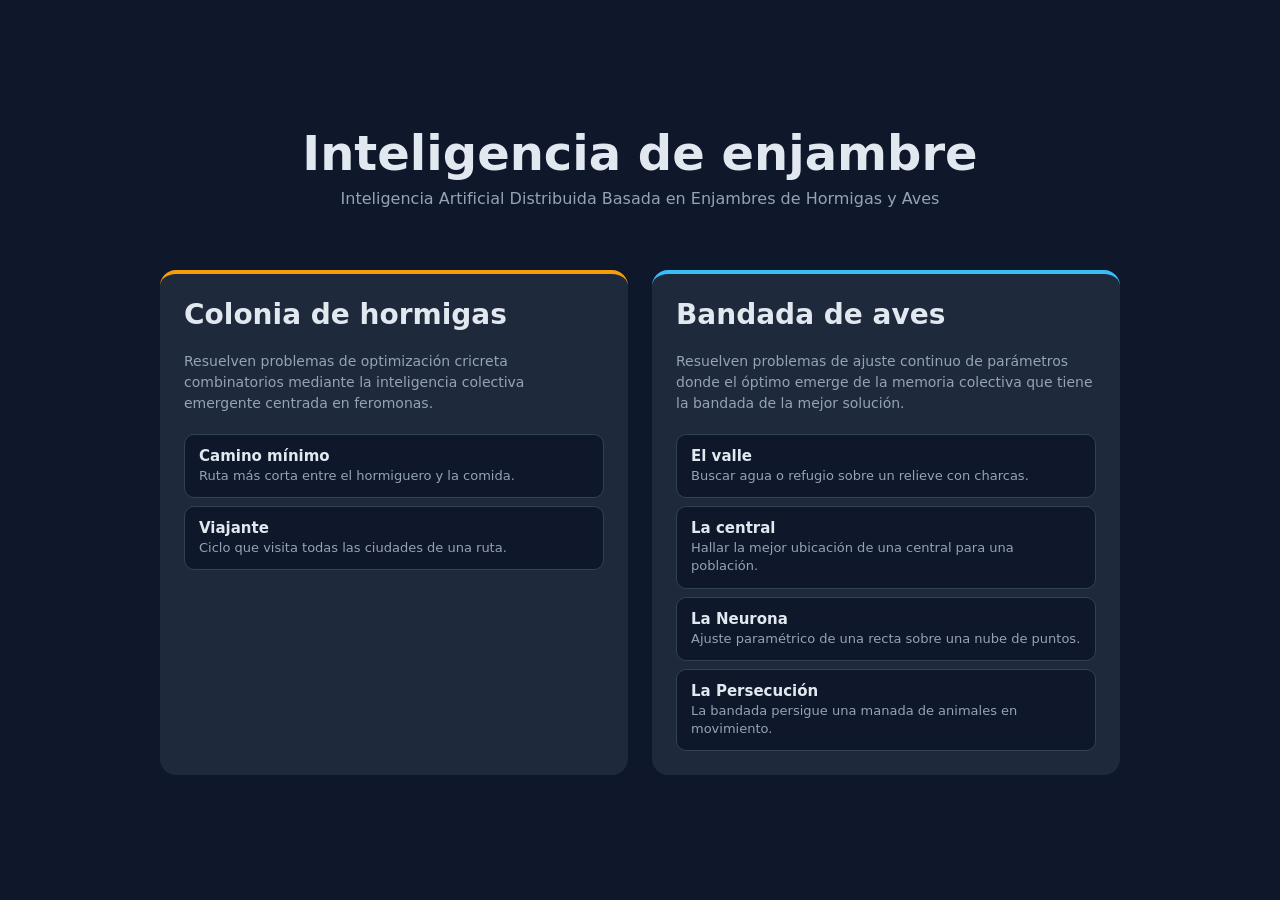
<file: code/views/index.html>
<!DOCTYPE html>
<html lang="es">
<head>
  <meta charset="utf-8">
  <meta name="viewport" content="width=device-width, initial-scale=1">
  <title>Inteligencia de enjambre · Demos</title>
  <style>
    :root {
      --bg:      #0f172a;
      --card:    #1e293b;
      --line:    #334155;
      --text:    #e2e8f0;
      --muted:   #94a3b8;
      --ants:    #f59e0b;
      --birds:   #38bdf8;
    }

    *,
    *::before,
    *::after {
      box-sizing: border-box;
    }

    body {
      margin: 0;
      min-height: 100vh;
      display: flex;
      align-items: center;
      justify-content: center;
      padding: 32px 16px;
      font-family: system-ui, sans-serif;
      background: var(--bg);
      color: var(--text);
    }

    main {
      width: min(960px, 100%);
    }

    header {
      margin-bottom: 32px;
    }

    h1 {
      margin: 0 0 8px;
      font-size: 48px;
      text-align: center;
    }

    header p {
      margin: 0;
      padding-bottom: 30px;
      color: var(--muted);
      text-align: center;
    }

    .models {
      display: grid;
      grid-template-columns: repeat(2, 1fr);
      gap: 24px;
    }

    section {
      padding: 24px;
      border-radius: 16px;
      background: var(--card);
      border-top: 4px solid var(--accent);
    }

    section.ants  { --accent: var(--ants) }
    section.birds { --accent: var(--birds) }

    h2 {
      margin: 0 0 20px;
      font-size: 28px;
    }

    section > p {
      margin: 0 0 20px;
      color: var(--muted);
      font-size: 14px;
      line-height: 1.5;
    }

    ul {
      margin: 0;
      padding: 0;
      list-style: none;
      display: flex;
      flex-direction: column;
      gap: 8px;
    }

    a {
      display: block;
      padding: 12px 14px;
      border: 1px solid var(--line);
      border-radius: 10px;
      background: var(--bg);
      color: inherit;
      text-decoration: none;
      transition: border-color 0.15s, transform 0.15s;
    }

    a:hover {
      border-color: var(--accent);
      transform: translateX(4px);
    }

    a:focus-visible {
      outline: 2px solid var(--accent);
      outline-offset: 2px;
    }

    a strong {
      display: block;
      margin-bottom: 2px;
      font-size: 15px;
    }

    a span {
      display: block;
      color: var(--muted);
      font-size: 13px;
      line-height: 1.4;
    }

    @media (max-width: 700px) {
      .models {
        grid-template-columns: 1fr;
      }
    }

    @media (prefers-reduced-motion: reduce) {
      a {
        transition: none;
      }

      a:hover {
        transform: none;
      }
    }
  </style>
</head>
<body>
  <main>
    <header>
      <h1>Inteligencia de enjambre</h1>
      <p>
        Inteligencia Artificial Distribuida Basada en Enjambres de Hormigas y Aves
      </p>
    </header>

    <div class="models">

      <section class="ants">
        <h2>Colonia de hormigas</h2>
        <p>Resuelven problemas de optimización cricreta combinatorios mediante la
           inteligencia colectiva emergente centrada en feromonas.
        </p>
        <ul>
          <li>
            <a href="./ants/shortest/index.html">
              <strong>Camino mínimo</strong>
              <span>Ruta más corta entre el hormiguero y la comida.</span>
            </a>
          </li>
          <li>
            <a href="./ants/traveling/index.html">
              <strong>Viajante</strong>
              <span>Ciclo que visita todas las ciudades de una ruta.</span>
            </a>
          </li>
        </ul>
      </section>

      <section class="birds">
        <h2>Bandada de aves</h2>
        <p>Resuelven problemas de ajuste continuo de parámetros donde el óptimo emerge de la 
          memoria colectiva que tiene la bandada de la mejor solución.</p>
        <ul>
          <li>
            <a href="./birds/valley/index.html">
              <strong>El valle</strong>
              <span>Buscar agua o refugio sobre un relieve con charcas.</span>
            </a>
          </li>
          <li>
            <a href="./birds/central/index.html">
              <strong>La central</strong>
              <span>Hallar la mejor ubicación de una central para una población.</span>
            </a>
          </li>
          <li>
            <a href="./birds/regression/index.html">
              <strong>La Neurona</strong>
              <span>Ajuste paramétrico de una recta sobre una nube de puntos.</span>
            </a>
          </li>
          <li>
            <a href="./birds/pursuit/index.html">
              <strong>La Persecución</strong>
              <span>La bandada persigue una manada de animales en movimiento.</span>
            </a>
          </li>
        </ul>
      </section>

    </div>
  </main>
</body>
</html>
</file>
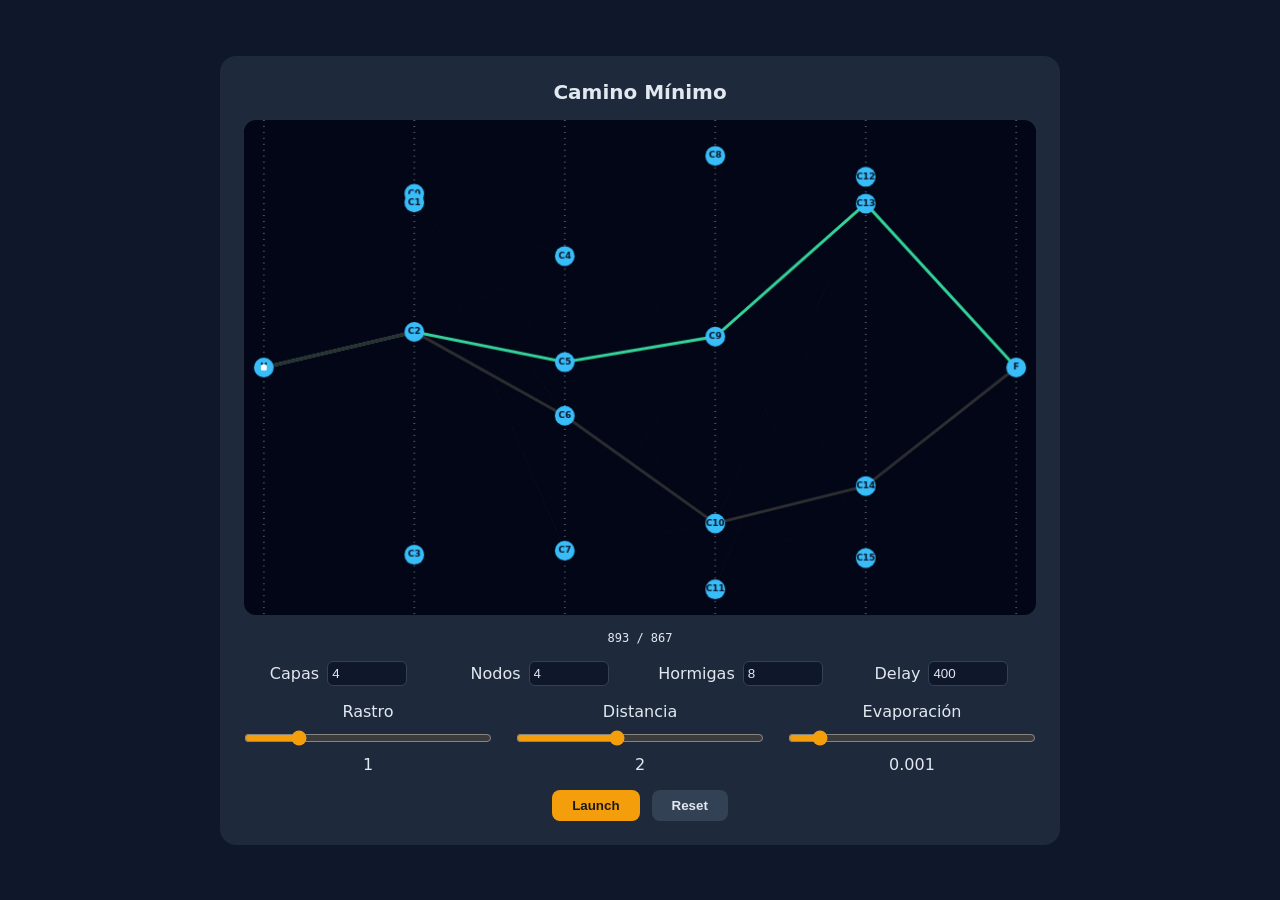
<file: code/views/ants/shortest/index.html>
<!DOCTYPE html>
<html lang="es">
<head>
  <meta charset="utf-8">
  <title>Hormigas · Camino Mínimo</title>
  <link rel="stylesheet" href="./styles/style.css">
</head>
<body>
  <section class="card">
    <h1>Camino Mínimo</h1>
    <canvas id="canvas" width="800" height="500"></canvas>
    <p id="tour"></p>
    <div class="controls">
      <label><span>Capas</span>      <input id="lsize" type="number" value="4" min="1" max="8"></label>
      <label><span>Nodos</span>      <input id="wsize" type="number" value="4" min="2" max="8"></label>
      <label><span>Hormigas</span>   <input id="asize" type="number" value="8"  min="1" max="100"></label>
      <label><span>Delay</span>      <input id="delay" type="number" value="400" min="50" max="2000" step="50"></label>
    </div>
    <div class="sliders">
      <label><span>Rastro</span>      <input id="alpha" type="range" min="0" max="5" step="0.1" value="1"><output id="alpha-out">1</output></label>
      <label><span>Distancia</span>   <input id="beta"  type="range" min="0" max="5" step="0.1" value="2"><output id="beta-out">2</output></label>
      <label><span>Evaporación</span> <input id="rate"  type="range" min="0" max="0.01" step="0.0005" value="0.001"><output id="rate-out">0.001</output></label>
    </div>
    <div class="buttons">
      <button id="start">Launch</button>
      <button id="reset">Reset</button>
    </div>
  </section>
  <script type="module" src="./scripts/view.main.js"></script>
</body>
</html>
</file>
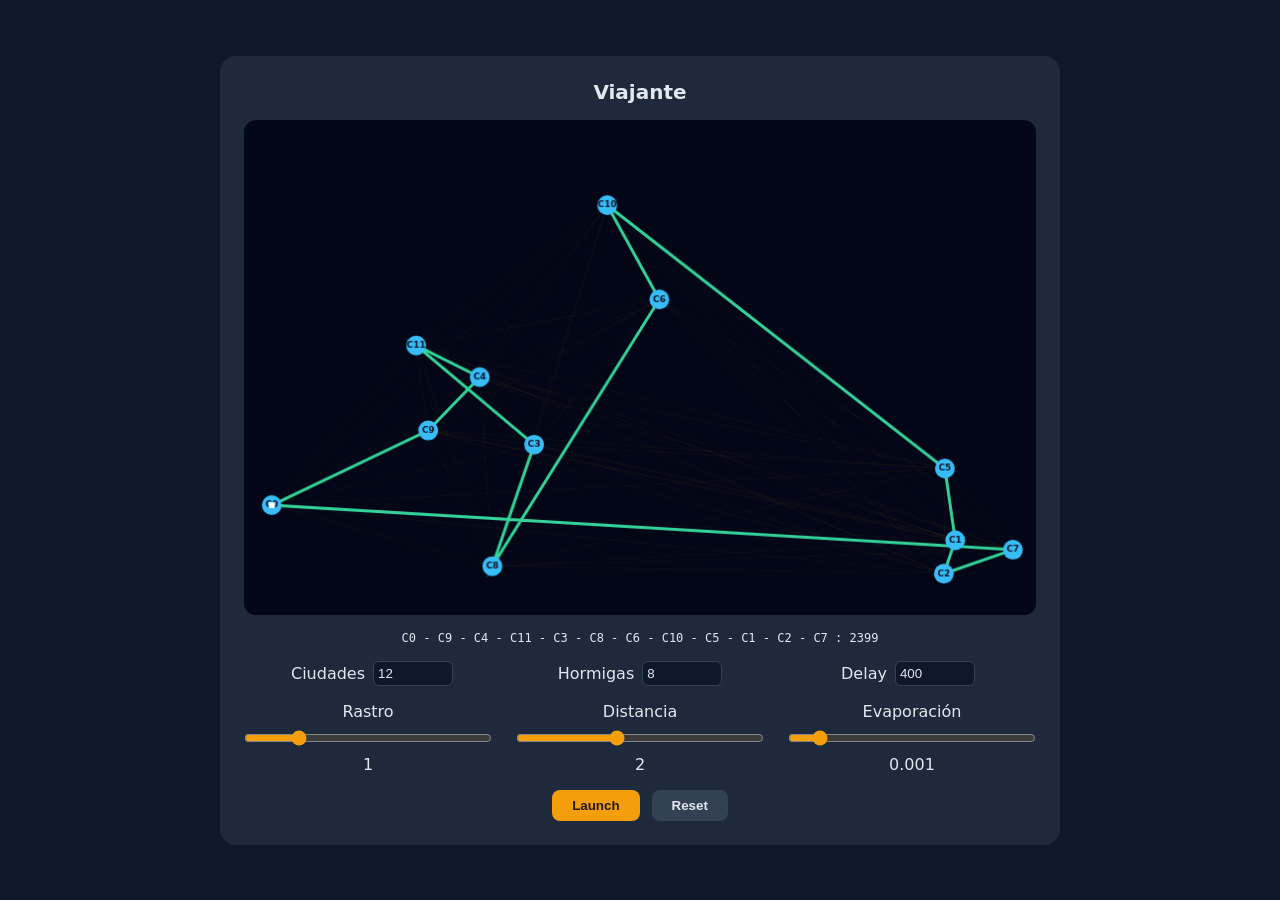
<file: code/views/ants/traveling/index.html>
<!DOCTYPE html>
<html lang="es">
<head>
  <meta charset="utf-8">
  <title>Hormigas · Viajante</title>
  <link rel="stylesheet" href="./styles/style.css">
</head>
<body>
  <section class="card">
    <h1>Viajante</h1>
    <canvas id="canvas" width="800" height="500"></canvas>
    <p id="tour"></p>
    <div class="controls">
      <label><span>Ciudades</span>  <input id="csize" type="number" value="12" min="3" max="40"></label>
      <label><span>Hormigas</span>  <input id="asize" type="number" value="8"  min="1" max="100"></label>
      <label><span>Delay</span>     <input id="delay" type="number" value="400" min="50" max="2000" step="50"></label>
    </div>
    <div class="sliders">
      <label><span>Rastro</span>      <input id="alpha" type="range" min="0" max="5" step="0.1" value="1"><output id="alpha-out">1</output></label>
      <label><span>Distancia</span>   <input id="beta"  type="range" min="0" max="5" step="0.1" value="2"><output id="beta-out">2</output></label>
      <label><span>Evaporación</span> <input id="rate"  type="range" min="0" max="0.01" step="0.0005" value="0.001"><output id="rate-out">0.001</output></label>
    </div>
    <div class="buttons">
      <button id="start">Launch</button>
      <button id="reset">Reset</button>
    </div>
  </section>
  <script type="module" src="./scripts/view.main.js"></script>
</body>
</html>
</file>
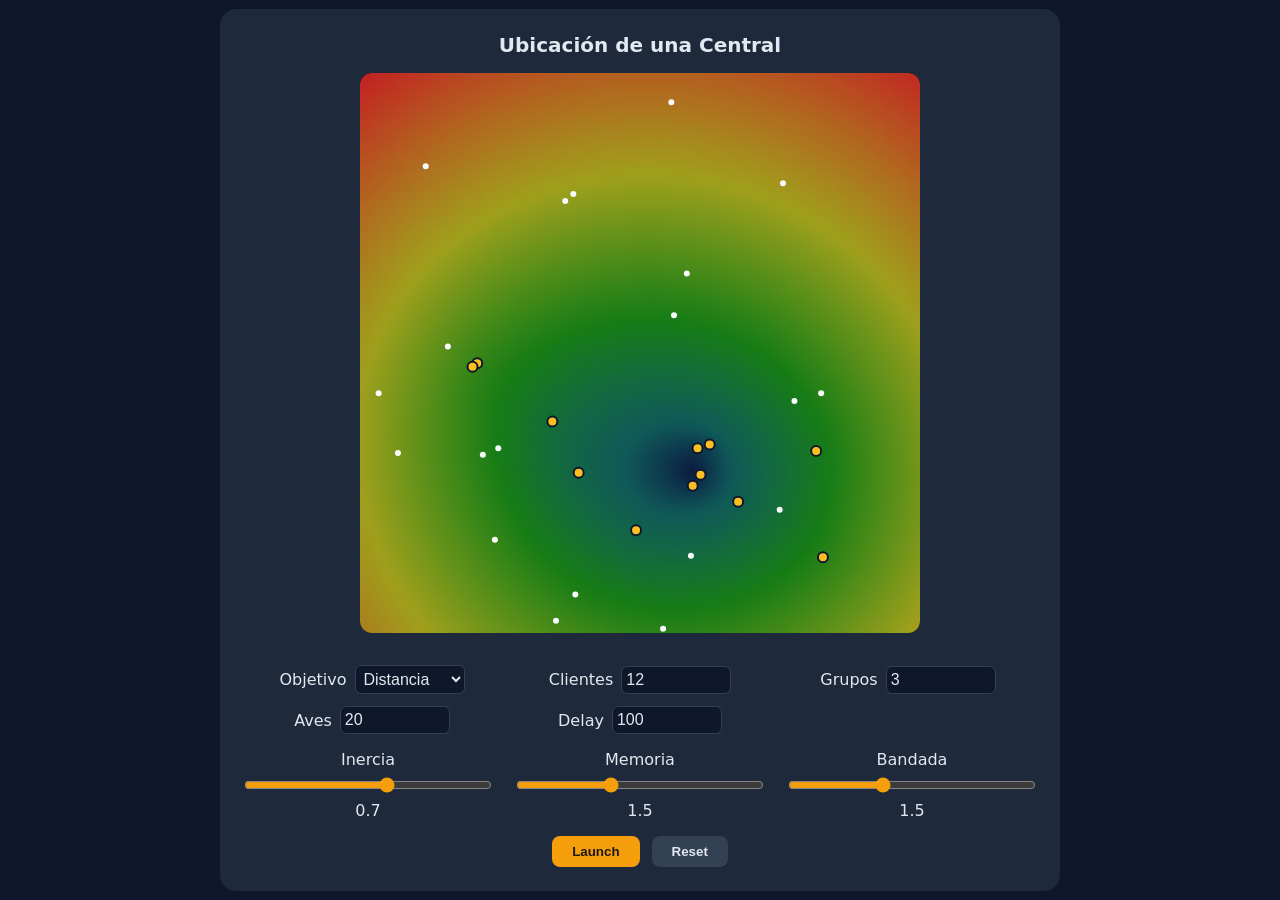
<file: code/views/birds/central/index.html>
<!DOCTYPE html>
<html lang="es">
<head>
  <meta charset="utf-8">
  <title>Aves · Central </title>
  <link rel="stylesheet" href="./styles/style.css">
</head>
<body>
  <section class="card">
    <h1>Ubicación de una Central</h1>
    <canvas id="canvas" width="560" height="560"></canvas>
    <p id="best"></p>
    <div class="controls">
      <label><span>Objetivo</span> <select id="objective">
        <option value="min" selected>Distancia</option>
        <option value="max">Cobertura</option>
      </select></label>
      <label><span>Clientes</span> <input id="csize" type="number" value="12" min="3"  max="60"></label>
      <label><span>Grupos</span>   <input id="gsize" type="number" value="3"  min="1"  max="6"></label>
      <label><span>Aves</span>     <input id="psize" type="number" value="20" min="1"  max="200"></label>
      <label><span>Delay</span>    <input id="delay" type="number" value="100" min="30" max="2000" step="10"></label>
    </div>
    <div class="sliders">
      <label><span>Inercia</span>  <input id="inertia"   type="range" min="0" max="1.2" step="0.05" value="0.7"><output id="inertia-out">0.7</output></label>
      <label><span>Memoria</span>  <input id="cognitive" type="range" min="0" max="4"   step="0.1"  value="1.5"><output id="cognitive-out">1.5</output></label>
      <label><span>Bandada</span>  <input id="social"    type="range" min="0" max="4"   step="0.1"  value="1.5"><output id="social-out">1.5</output></label>
    </div>
    <div class="buttons">
      <button id="start">Launch</button>
      <button id="reset">Reset</button>
    </div>
  </section>
  <script type="module" src="./scripts/view.main.js"></script>
</body>
</html>
</file>
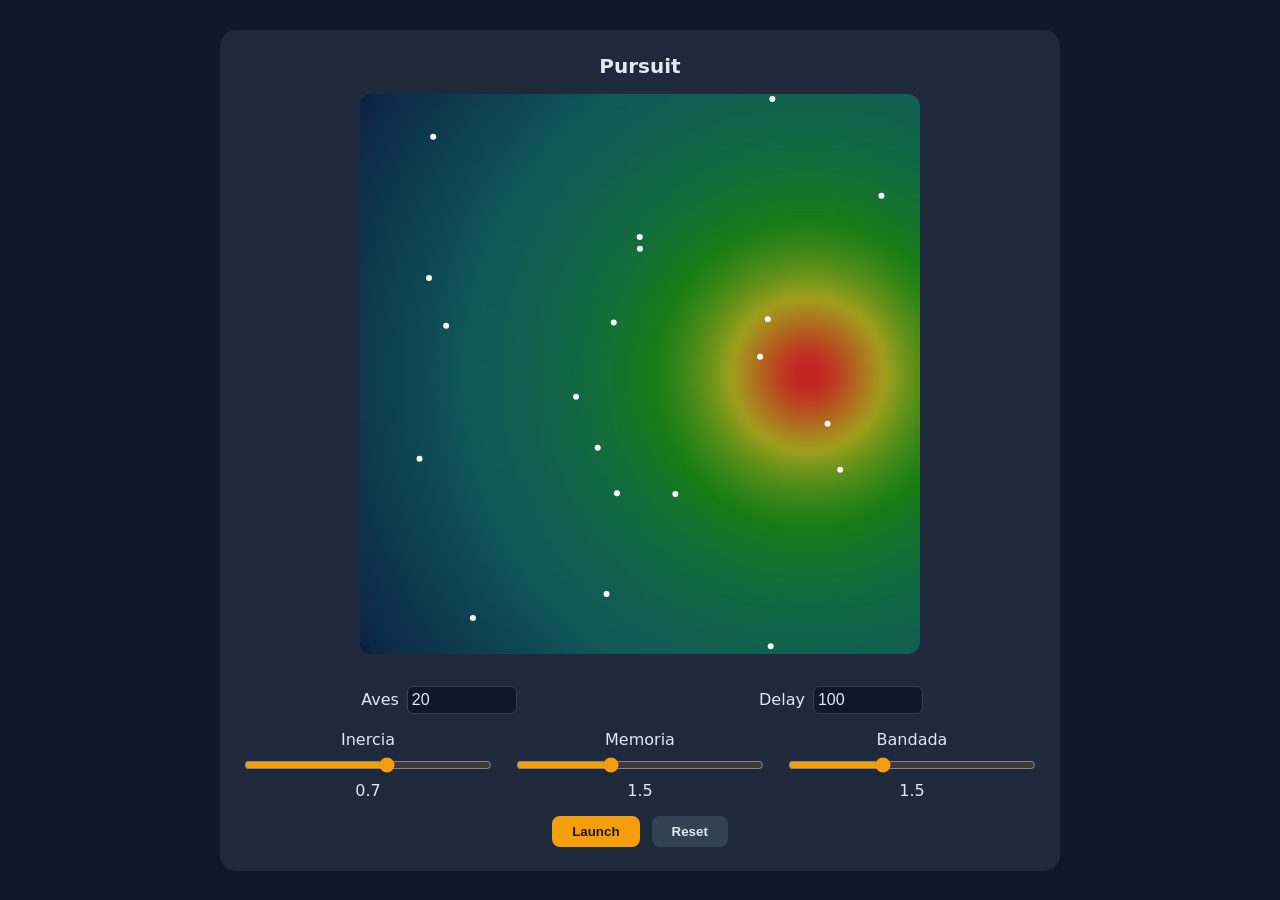
<file: code/views/birds/pursuit/index.html>
<!DOCTYPE html>
<html lang="es">
<head>
  <meta charset="utf-8">
  <title>Aves · Pursuit</title>
  <link rel="stylesheet" href="./styles/style.css">
</head>
<body>
  <section class="card">
    <h1>Pursuit</h1>
    <canvas id="canvas" width="560" height="560"></canvas>
    <p id="best"></p>
    <div class="controls">
      <label><span>Aves</span>  <input id="psize" type="number" value="20"  min="1"  max="200"></label>
      <label><span>Delay</span> <input id="delay" type="number" value="100" min="30" max="2000" step="10"></label>
    </div>
    <div class="sliders">
      <label><span>Inercia</span>  <input id="inertia"   type="range" min="0" max="1.2" step="0.05" value="0.7"><output id="inertia-out">0.7</output></label>
      <label><span>Memoria</span>  <input id="cognitive" type="range" min="0" max="4"   step="0.1"  value="1.5"><output id="cognitive-out">1.5</output></label>
      <label><span>Bandada</span>  <input id="social"    type="range" min="0" max="4"   step="0.1"  value="1.5"><output id="social-out">1.5</output></label>
    </div>
    <div class="buttons">
      <button id="start">Launch</button>
      <button id="reset">Reset</button>
    </div>
  </section>
  <script type="module" src="./scripts/view.main.js"></script>
</body>
</html>
</file>
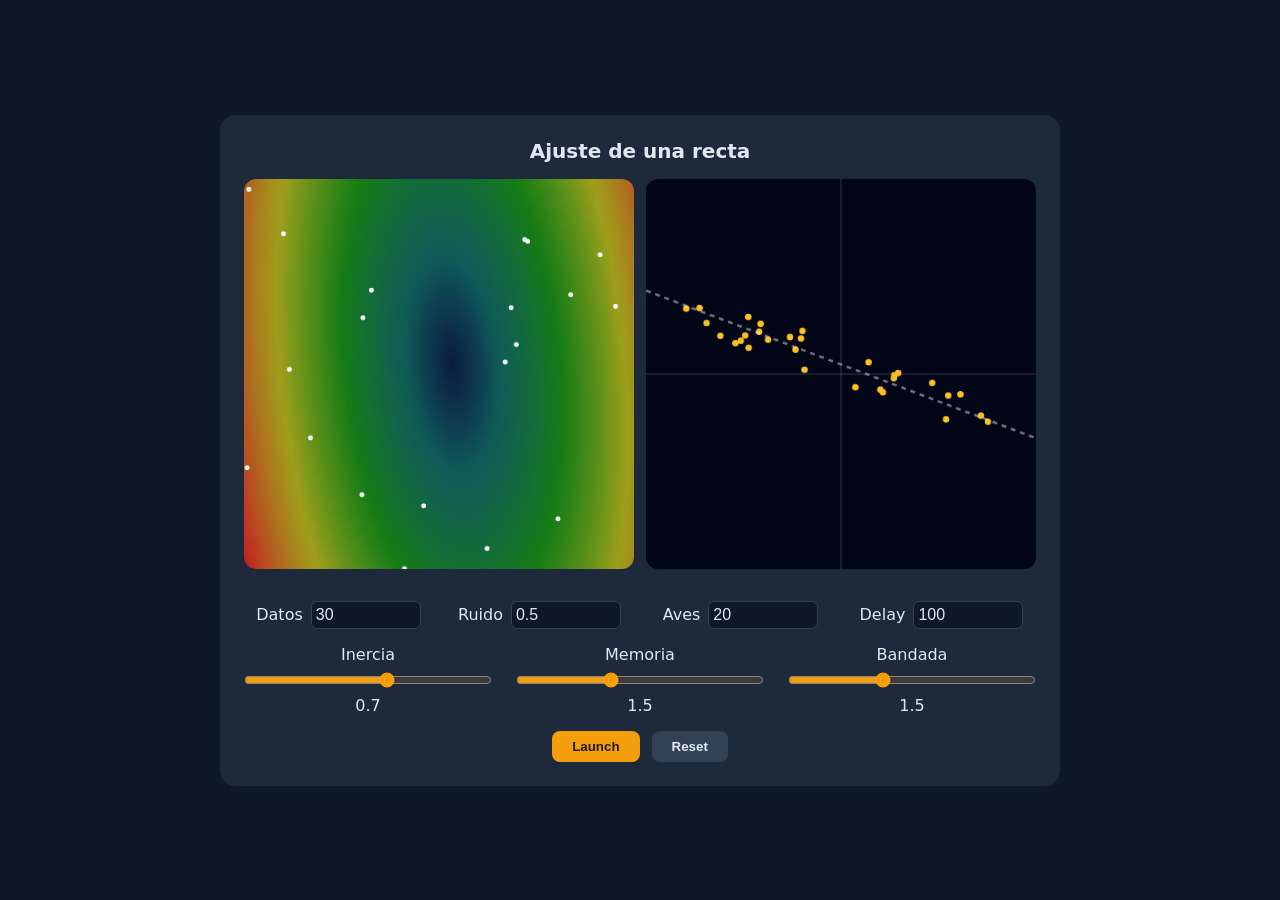
<file: code/views/birds/regression/index.html>
<!DOCTYPE html>
<html lang="es">
<head>
  <meta charset="utf-8">
  <title>Aves · Regresión</title>
  <link rel="stylesheet" href="./styles/style.css">
</head>
<body>
  <section class="card">
    <h1>Ajuste de una recta</h1>
    <div class="panels">
      <canvas id="canvas" width="480" height="480"></canvas>
      <canvas id="data"   width="480" height="480"></canvas>
    </div>
    <p id="best"></p>
    <div class="controls">
      <label><span>Datos</span> <input id="ssize" type="number" value="30"  min="3"  max="200"></label>
      <label><span>Ruido</span> <input id="noise" type="number" value="0.5" min="0"  max="3" step="0.1"></label>
      <label><span>Aves</span>  <input id="psize" type="number" value="20"  min="1"  max="200"></label>
      <label><span>Delay</span> <input id="delay" type="number" value="100" min="30" max="2000" step="10"></label>
    </div>
    <div class="sliders">
      <label><span>Inercia</span>  <input id="inertia"   type="range" min="0" max="1.2" step="0.05" value="0.7"><output id="inertia-out">0.7</output></label>
      <label><span>Memoria</span>  <input id="cognitive" type="range" min="0" max="4"   step="0.1"  value="1.5"><output id="cognitive-out">1.5</output></label>
      <label><span>Bandada</span>  <input id="social"    type="range" min="0" max="4"   step="0.1"  value="1.5"><output id="social-out">1.5</output></label>
    </div>
    <div class="buttons">
      <button id="start">Launch</button>
      <button id="reset">Reset</button>
    </div>
  </section>
  <script type="module" src="./scripts/view.main.js"></script>
</body>
</html>
</file>
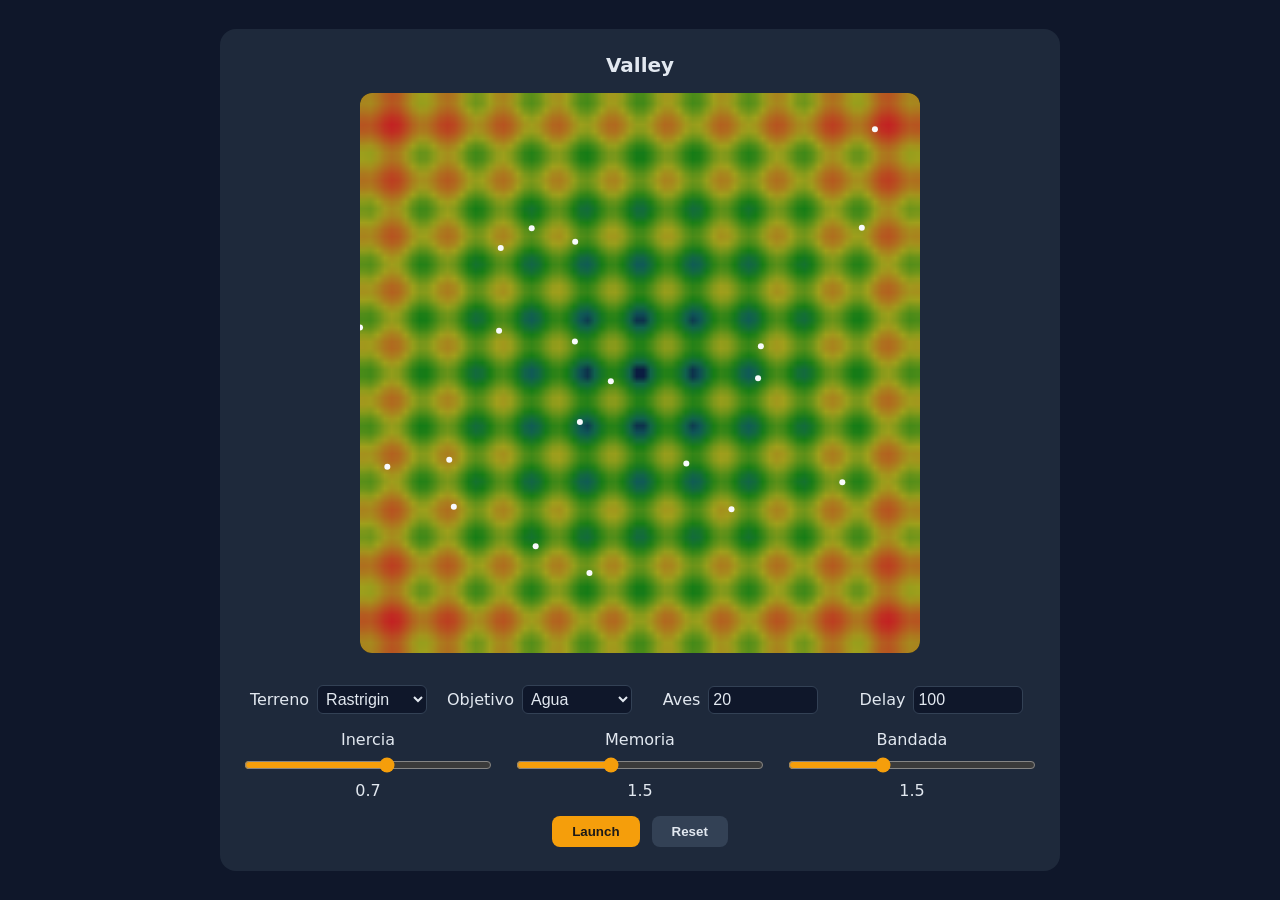
<file: code/views/birds/valley/index.html>
<!DOCTYPE html>
<html lang="es">
<head>
  <meta charset="utf-8">
  <title>Aves · Valley</title>
  <link rel="stylesheet" href="./styles/style.css">
</head>
<body>
  <section class="card">
    <h1>Valley</h1>
    <canvas id="canvas" width="560" height="560"></canvas>
    <p id="best"></p>
    <div class="controls">
      <label><span>Terreno</span> <select id="terrain">
        <option value="sphere">Sphere</option>
        <option value="rastrigin" selected>Rastrigin</option>
        <option value="ackley">Ackley</option>
      </select></label>
      <label><span>Objetivo</span> <select id="objective">
        <option value="min" selected>Agua</option>
        <option value="max">Refugio</option>
      </select></label>
      <label><span>Aves</span>  <input id="psize" type="number" value="20"  min="1" max="200"></label>
      <label><span>Delay</span> <input id="delay" type="number" value="100" min="30" max="2000" step="10"></label>
    </div>
    <div class="sliders">
      <label><span>Inercia</span>  <input id="inertia"   type="range" min="0" max="1.2" step="0.05" value="0.7"><output id="inertia-out">0.7</output></label>
      <label><span>Memoria</span>  <input id="cognitive" type="range" min="0" max="4"   step="0.1"  value="1.5"><output id="cognitive-out">1.5</output></label>
      <label><span>Bandada</span>  <input id="social"    type="range" min="0" max="4"   step="0.1"  value="1.5"><output id="social-out">1.5</output></label>
    </div>
    <div class="buttons">
      <button id="start">Launch</button>
      <button id="reset">Reset</button>
    </div>
  </section>
  <script type="module" src="./scripts/view.main.js"></script>
</body>
</html>
</file>
<file: code/views/ants/shortest/styles/style.css>
* { box-sizing: border-box }

body {
  margin: 0;
  min-height: 100vh;
  display: flex;
  align-items: center;
  justify-content: center;
  font-family: system-ui, sans-serif;
  background: #0f172a;
  color: #e2e8f0;
}

.card {
  display: flex;
  flex-direction: column;
  align-items: center;
  gap: 16px;
  width: min(840px, 96vw);
  padding: 24px;
  border-radius: 16px;
  background: #1e293b;
}

h1 { margin: 0; font-size: 20px }

canvas {
  width: 100%;
  height: auto;
  border-radius: 12px;
  background: #020617;
}

label {
  display: flex;
  justify-content: space-between;
  align-items: center;
  gap: 8px;
}

input {
  width: 80px;
  padding: 4px;
  border-radius: 6px;
  border: 1px solid #334155;
  background: #0f172a;
  color: inherit;
}

.buttons { display: flex; gap: 12px }

button {
  padding: 8px 20px;
  border: 0;
  border-radius: 8px;
  background: #f59e0b;
  color: #1c1917;
  font-weight: 600;
  cursor: pointer;
}

button#reset { background: #334155; color: inherit }

.controls {
  display: grid;
  grid-template-columns: repeat(4, 1fr);
  gap: 12px;
  width: 100%;
  justify-items: center;
}

.controls label {
  display: grid;
  grid-template-columns: auto auto;
  align-items: center;
  justify-content: center;
  gap: 8px;
}

.controls label span {
  text-align: right;
}

.sliders {
  display: grid;
  grid-template-columns: repeat(3, 1fr);
  gap: 24px;
  width: 100%;
}

.sliders label {
  flex-direction: column;
  align-items: center;
  gap: 6px;
  text-align: center;
}

.sliders input[type=range] {
  width: 100%;
  padding: 0;
  accent-color: #f59e0b;
}

output {
  min-width: 44px;
  text-align: center;
  font-variant-numeric: tabular-nums;
}

@media (max-width: 600px) {
  .controls { grid-template-columns: repeat(2, 1fr) }
  .sliders  { grid-template-columns: 1fr }
}

p#tour { font-family: monospace; font-size: 12px; max-width: 100%; overflow-wrap: anywhere; margin: 0 }
</file>
<file: code/views/ants/traveling/styles/style.css>
* { box-sizing: border-box }

body {
  margin: 0;
  min-height: 100vh;
  display: flex;
  align-items: center;
  justify-content: center;
  font-family: system-ui, sans-serif;
  background: #0f172a;
  color: #e2e8f0;
}

.card {
  display: flex;
  flex-direction: column;
  align-items: center;
  gap: 16px;
  width: min(840px, 96vw);
  padding: 24px;
  border-radius: 16px;
  background: #1e293b;
}

h1 { margin: 0; font-size: 20px }

canvas {
  width: 100%;
  height: auto;
  border-radius: 12px;
  background: #020617;
}

label {
  display: flex;
  justify-content: space-between;
  align-items: center;
  gap: 8px;
}

input {
  width: 80px;
  padding: 4px;
  border-radius: 6px;
  border: 1px solid #334155;
  background: #0f172a;
  color: inherit;
}

.buttons { display: flex; gap: 12px }

button {
  padding: 8px 20px;
  border: 0;
  border-radius: 8px;
  background: #f59e0b;
  color: #1c1917;
  font-weight: 600;
  cursor: pointer;
}

button#reset { background: #334155; color: inherit }

.controls {
  display: grid;
  grid-template-columns: repeat(3, 1fr);
  gap: 12px;
  width: 100%;
  justify-items: center;
}

.controls label {
  display: grid;
  grid-template-columns: auto auto;
  align-items: center;
  justify-content: center;
  gap: 8px;
}

.controls label span {
  text-align: right;
}

.sliders {
  display: grid;
  grid-template-columns: repeat(3, 1fr);
  gap: 24px;
  width: 100%;
}

.sliders label {
  flex-direction: column;
  align-items: center;
  gap: 6px;
  text-align: center;
}

.sliders input[type=range] {
  width: 100%;
  padding: 0;
  accent-color: #f59e0b;
}

output {
  min-width: 44px;
  text-align: center;
  font-variant-numeric: tabular-nums;
}

@media (max-width: 600px) {
  .controls { grid-template-columns: repeat(2, 1fr) }
  .sliders  { grid-template-columns: 1fr }
}

p#tour { font-family: monospace; font-size: 12px; max-width: 100%; overflow-wrap: anywhere; margin: 0 }
</file>
<file: code/views/birds/central/styles/style.css>
*,
*::before,
*::after {
  box-sizing: border-box;
}

body {
  margin: 0;
  min-height: 100vh;
  display: flex;
  align-items: center;
  justify-content: center;
  font-family: system-ui, sans-serif;
  background: #0f172a;
  color: #e2e8f0;
}

.card {
  display: flex;
  flex-direction: column;
  align-items: center;
  gap: 16px;
  width: min(840px, 96vw);
  padding: 24px;
  border-radius: 16px;
  background: #1e293b;
}

h1 {
  margin: 0;
  font-size: 20px;
}

canvas {
  width: 100%;
  max-width: 560px;
  height: auto;
  border-radius: 12px;
  background: #020617;
}

#best {
  margin: 0;
  font-size: 14px;
  text-align: center;
}

.controls {
  display: grid;
  grid-template-columns: repeat(3, 1fr);
  gap: 12px;
  width: 100%;
  justify-items: center;
}

.controls label {
  display: grid;
  grid-template-columns: auto auto;
  align-items: center;
  justify-content: center;
  gap: 8px;
  font-size: 16px;
}

.controls label span {
  text-align: right;
}

select,
input[type="number"] {
  width: 110px;
  padding: 4px;
  border-radius: 6px;
  border: 1px solid #334155;
  background: #0f172a;
  color: inherit;
  font-size: 16px;
}

.sliders {
  display: grid;
  grid-template-columns: repeat(3, 1fr);
  gap: 24px;
  width: 100%;
}

.sliders label {
  display: flex;
  flex-direction: column;
  align-items: center;
  gap: 6px;
  text-align: center;
}

.sliders input[type="range"] {
  width: 100%;
  padding: 0;
  accent-color: #f59e0b;
}

output {
  min-width: 44px;
  text-align: center;
  font-variant-numeric: tabular-nums;
}

.buttons {
  display: flex;
  gap: 12px;
}

button {
  padding: 8px 20px;
  border: 0;
  border-radius: 8px;
  background: #f59e0b;
  color: #1c1917;
  font-weight: 600;
  cursor: pointer;
}

#reset {
  background: #334155;
  color: inherit;
}

@media (max-width: 600px) {
  .controls {
    grid-template-columns: repeat(2, 1fr);
  }

  .sliders {
    grid-template-columns: 1fr;
  }
}
</file>
<file: code/views/birds/pursuit/styles/style.css>
*,
*::before,
*::after {
  box-sizing: border-box;
}

body {
  margin: 0;
  min-height: 100vh;
  display: flex;
  align-items: center;
  justify-content: center;
  font-family: system-ui, sans-serif;
  background: #0f172a;
  color: #e2e8f0;
}

.card {
  display: flex;
  flex-direction: column;
  align-items: center;
  gap: 16px;
  width: min(840px, 96vw);
  padding: 24px;
  border-radius: 16px;
  background: #1e293b;
}

h1 {
  margin: 0;
  font-size: 20px;
}

canvas {
  width: 100%;
  max-width: 560px;
  height: auto;
  border-radius: 12px;
  background: #020617;
}

#best {
  margin: 0;
  font-size: 14px;
  text-align: center;
}

.controls {
  display: grid;
  grid-template-columns: repeat(2, 1fr);
  gap: 12px;
  width: 100%;
  justify-items: center;
}

.controls label {
  display: grid;
  grid-template-columns: auto auto;
  align-items: center;
  justify-content: center;
  gap: 8px;
  font-size: 16px;
}

.controls label span {
  text-align: right;
}

select,
input[type="number"] {
  width: 110px;
  padding: 4px;
  border-radius: 6px;
  border: 1px solid #334155;
  background: #0f172a;
  color: inherit;
  font-size: 16px;
}

.sliders {
  display: grid;
  grid-template-columns: repeat(3, 1fr);
  gap: 24px;
  width: 100%;
}

.sliders label {
  display: flex;
  flex-direction: column;
  align-items: center;
  gap: 6px;
  text-align: center;
}

.sliders input[type="range"] {
  width: 100%;
  padding: 0;
  accent-color: #f59e0b;
}

output {
  min-width: 44px;
  text-align: center;
  font-variant-numeric: tabular-nums;
}

.buttons {
  display: flex;
  gap: 12px;
}

button {
  padding: 8px 20px;
  border: 0;
  border-radius: 8px;
  background: #f59e0b;
  color: #1c1917;
  font-weight: 600;
  cursor: pointer;
}

#reset {
  background: #334155;
  color: inherit;
}

@media (max-width: 600px) {
  .controls {
    grid-template-columns: repeat(2, 1fr);
  }

  .sliders {
    grid-template-columns: 1fr;
  }
}
</file>
<file: code/views/birds/regression/styles/style.css>
*,
*::before,
*::after {
  box-sizing: border-box;
}

body {
  margin: 0;
  min-height: 100vh;
  display: flex;
  align-items: center;
  justify-content: center;
  font-family: system-ui, sans-serif;
  background: #0f172a;
  color: #e2e8f0;
}

.card {
  display: flex;
  flex-direction: column;
  align-items: center;
  gap: 16px;
  width: min(840px, 96vw);
  padding: 24px;
  border-radius: 16px;
  background: #1e293b;
}

h1 {
  margin: 0;
  font-size: 20px;
}

canvas {
  width: 100%;
  max-width: 560px;
  height: auto;
  border-radius: 12px;
  background: #020617;
}

#best {
  margin: 0;
  font-size: 14px;
  text-align: center;
}

.controls {
  display: grid;
  grid-template-columns: repeat(4, 1fr);
  gap: 12px;
  width: 100%;
  justify-items: center;
}

.controls label {
  display: grid;
  grid-template-columns: auto auto;
  align-items: center;
  justify-content: center;
  gap: 8px;
  font-size: 16px;
}

.controls label span {
  text-align: right;
}

select,
input[type="number"] {
  width: 110px;
  padding: 4px;
  border-radius: 6px;
  border: 1px solid #334155;
  background: #0f172a;
  color: inherit;
  font-size: 16px;
}

.sliders {
  display: grid;
  grid-template-columns: repeat(3, 1fr);
  gap: 24px;
  width: 100%;
}

.sliders label {
  display: flex;
  flex-direction: column;
  align-items: center;
  gap: 6px;
  text-align: center;
}

.sliders input[type="range"] {
  width: 100%;
  padding: 0;
  accent-color: #f59e0b;
}

output {
  min-width: 44px;
  text-align: center;
  font-variant-numeric: tabular-nums;
}

.buttons {
  display: flex;
  gap: 12px;
}

button {
  padding: 8px 20px;
  border: 0;
  border-radius: 8px;
  background: #f59e0b;
  color: #1c1917;
  font-weight: 600;
  cursor: pointer;
}

#reset {
  background: #334155;
  color: inherit;
}

@media (max-width: 600px) {
  .controls {
    grid-template-columns: repeat(2, 1fr);
  }

  .sliders {
    grid-template-columns: 1fr;
  }
}

.panels {
  display: flex;
  gap: 12px;
  width: 100%;
  justify-content: center;
}

.panels canvas {
  flex: 1;
  min-width: 0;
  max-width: 480px;
}

@media (max-width: 600px) {
  .panels { flex-direction: column; align-items: center }
}
</file>
<file: code/views/birds/valley/styles/style.css>
*,
*::before,
*::after {
  box-sizing: border-box;
}

body {
  margin: 0;
  min-height: 100vh;
  display: flex;
  align-items: center;
  justify-content: center;
  font-family: system-ui, sans-serif;
  background: #0f172a;
  color: #e2e8f0;
}

.card {
  display: flex;
  flex-direction: column;
  align-items: center;
  gap: 16px;
  width: min(840px, 96vw);
  padding: 24px;
  border-radius: 16px;
  background: #1e293b;
}

h1 {
  margin: 0;
  font-size: 20px;
}

canvas {
  width: 100%;
  max-width: 560px;
  height: auto;
  border-radius: 12px;
  background: #020617;
}

#best {
  margin: 0;
  font-size: 14px;
  text-align: center;
}

.controls {
  display: grid;
  grid-template-columns: repeat(4, 1fr);
  gap: 12px;
  width: 100%;
  justify-items: center;
}

.controls label {
  display: grid;
  grid-template-columns: auto auto;
  align-items: center;
  justify-content: center;
  gap: 8px;
  font-size: 16px;
}

.controls label span {
  text-align: right;
}

select,
input[type="number"] {
  width: 110px;
  padding: 4px;
  border-radius: 6px;
  border: 1px solid #334155;
  background: #0f172a;
  color: inherit;
  font-size: 16px;
}

.sliders {
  display: grid;
  grid-template-columns: repeat(3, 1fr);
  gap: 24px;
  width: 100%;
}

.sliders label {
  display: flex;
  flex-direction: column;
  align-items: center;
  gap: 6px;
  text-align: center;
}

.sliders input[type="range"] {
  width: 100%;
  padding: 0;
  accent-color: #f59e0b;
}

output {
  min-width: 44px;
  text-align: center;
  font-variant-numeric: tabular-nums;
}

.buttons {
  display: flex;
  gap: 12px;
}

button {
  padding: 8px 20px;
  border: 0;
  border-radius: 8px;
  background: #f59e0b;
  color: #1c1917;
  font-weight: 600;
  cursor: pointer;
}

#reset {
  background: #334155;
  color: inherit;
}

@media (max-width: 600px) {
  .controls {
    grid-template-columns: repeat(2, 1fr);
  }

  .sliders {
    grid-template-columns: 1fr;
  }
}
</file>
